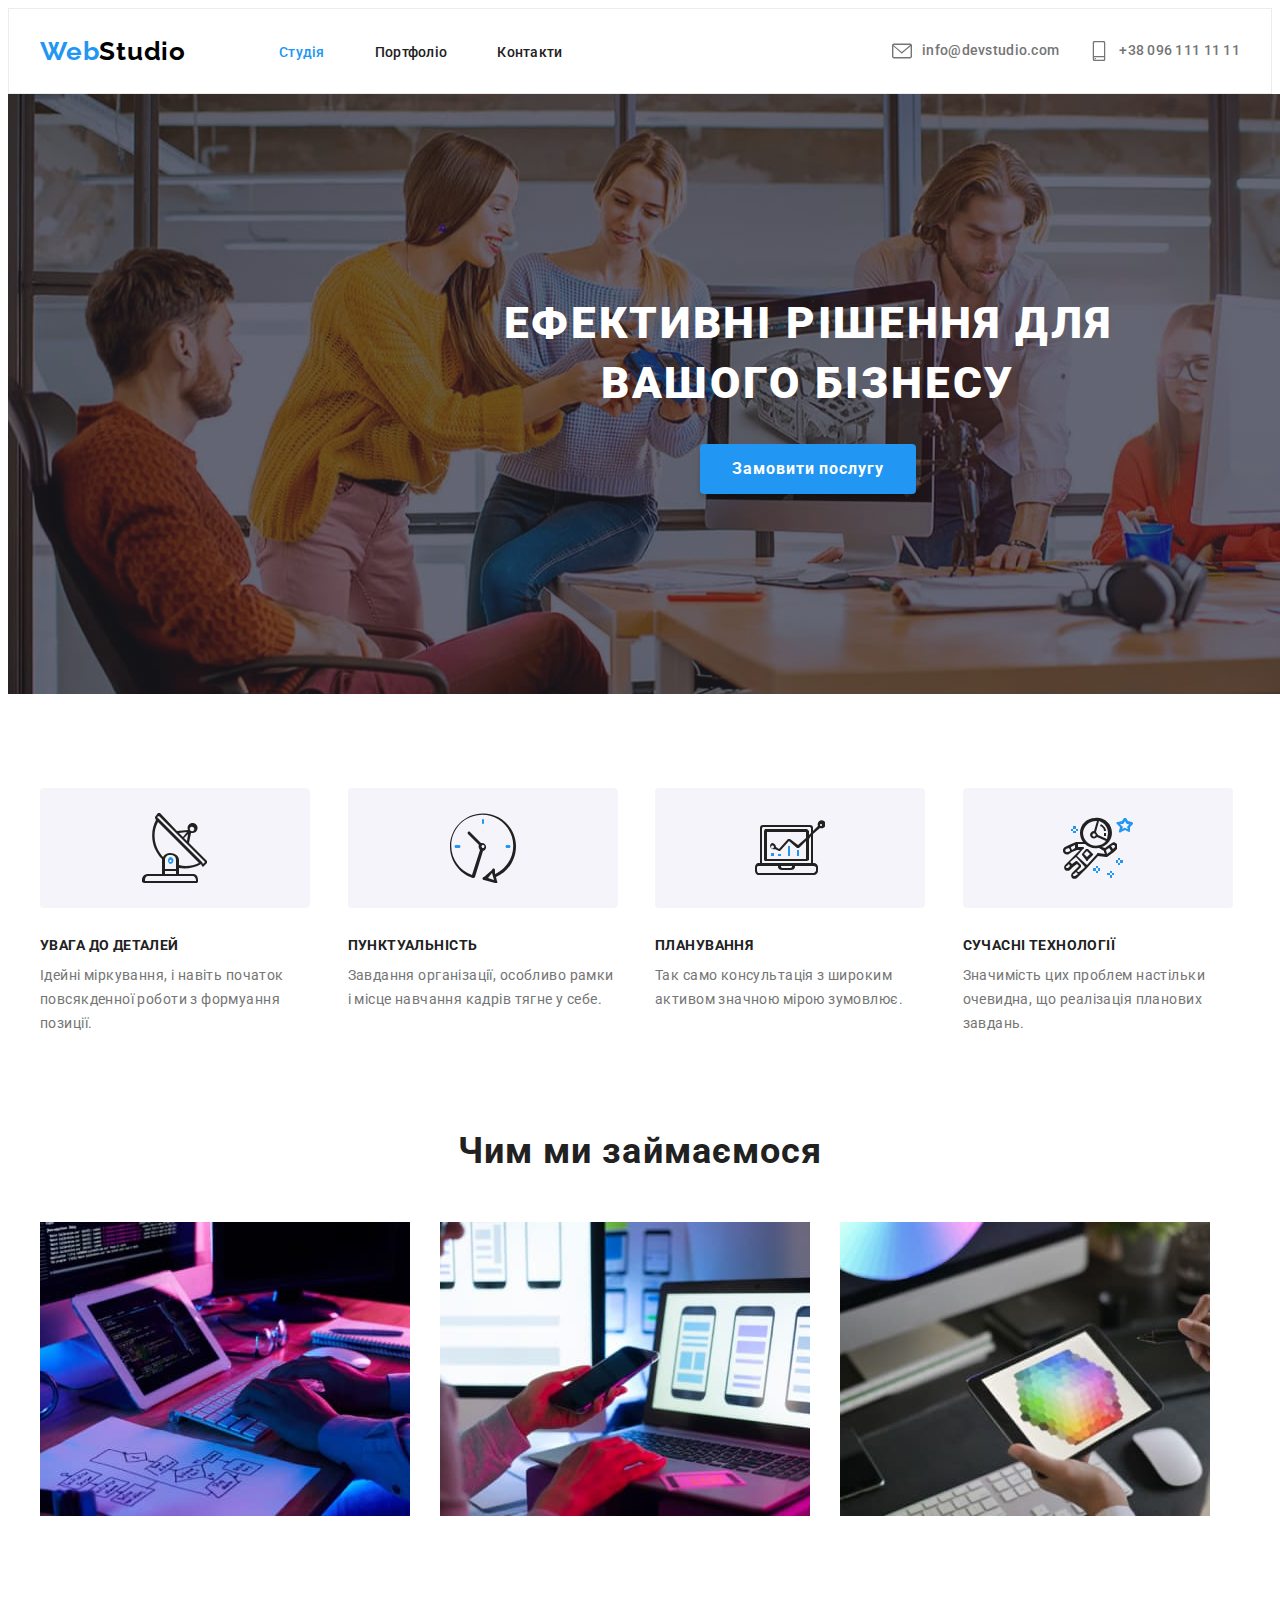
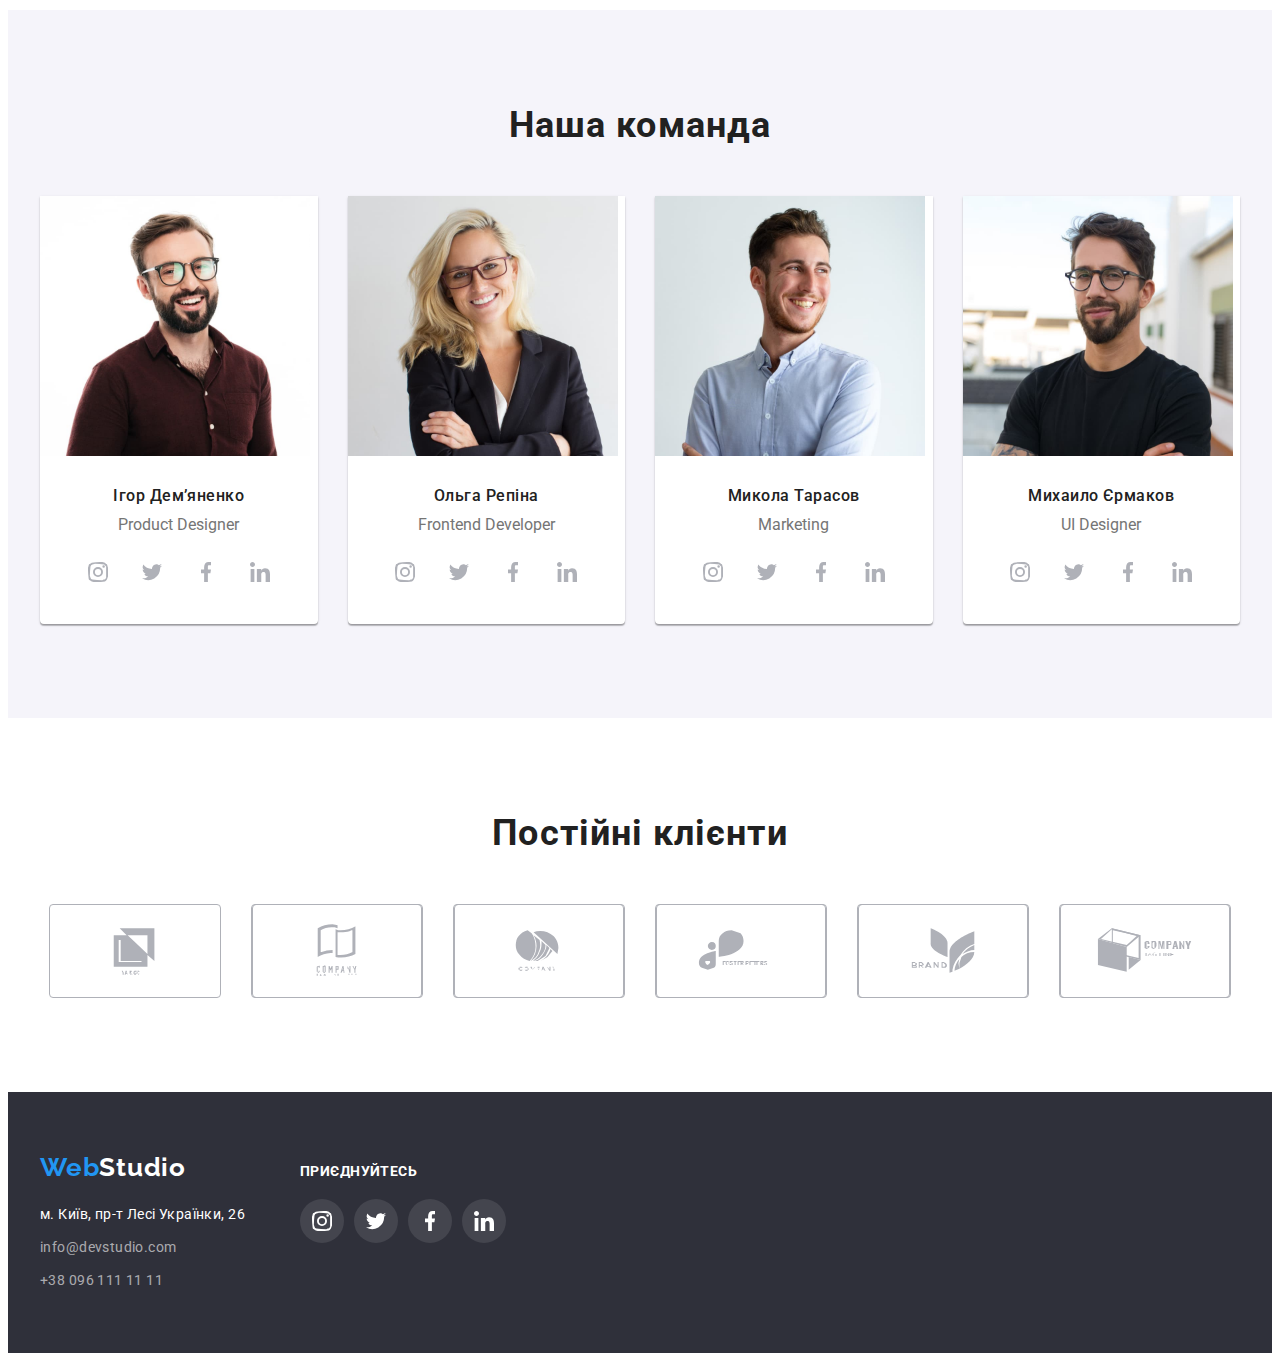
<file: index.html>
<!DOCTYPE html>
<html lang="uk">
  <head>
    <meta charset="UTF-8" />
    <meta http-equiv="X-UA-Compatible" content="IE=edge" />
    <meta name="viewport" content="width=device-width, initial-scale=1.0" />
    <title>Webstudio</title>

    <link
      rel="stylesheet"
      href="https://cdnjs.cloudflare.com/ajax/libs/modern-normalize/1.1.0/modern-normalize.min.css"
      integrity="sha512-wpPYUAdjBVSE4KJnH1VR1HeZfpl1ub8YT/NKx4PuQ5NmX2tKuGu6U/JRp5y+Y8XG2tV+wKQpNHVUX03MfMFn9Q=="
      crossorigin="anonymous"
      referrerpolicy="no-referrer"
    />
    <link rel="preconnect" href="https://fonts.googleapis.com" />
    <link rel="preconnect" href="https://fonts.gstatic.com" crossorigin />
    <link
      href="https://fonts.googleapis.com/css2?family=Raleway:wght@700&family=Roboto:wght@400;500;700;900&display=swap"
      rel="stylesheet"
    />
    <link rel="stylesheet" href="./css/styles.css" />
  </head>
  <body>
    <header class="header">
      <div class="container header-nav">
        <a class="logo-link link" href="./index.html" lang="en">
          Web<span class="logo-header">Studio</span></a
        >
        <nav>
          <ul class="list header-list">
            <li class="item">
              <a href="./index.html" class="header-link link current">Студія</a>
            </li>
            <li class="item">
              <a href="./portfolio.html" class="header-link link">Портфоліо</a>
            </li>
            <li class="item">
              <a href="#" class="header-link link">Контакти</a>
            </li>
          </ul>
        </nav>

        <ul class="contacts-header-list list">
          <li class="item-icons-header">
            <a
              href="mailto:info@devstudio.com"
              class="contacts-mail-header link"
              ><svg class="contacts-icons" width="20" height="20">
                <use href="./images/symbol-defs.svg#icon-envelope"></use>
              </svg>
              info@devstudio.com</a
            >
          </li>
          <li class="item-icons-header">
            <a href="tel:+3809611111" class="contacts-tel-header link">
              <svg class="contacts-icons" width="20" height="20">
                <use href="./images/symbol-defs.svg#icon-smartphone"></use>
              </svg>
              +38 096 111 11 11</a
            >
          </li>
        </ul>
      </div>
    </header>
    <main>
      <section class="main-page">
        <div class="container">
          <h1 class="title">Ефективні рішення для вашого бізнесу</h1>
          <button class="button-main btn-text" type="button">
            Замовити послугу
          </button>
        </div>
      </section>

      <section class="skills">
        <div class="container">
          <h2 class="visually-hidden">Особливості</h2>
          <ul class="list-skills list">
            <li class="skills-item">
              <div class="skills-icons-div">
                <svg class="skills-icons" width="70" height="70">
                  <use href="./images/symbol-defs.svg#icon-antenna"></use>
                </svg>
              </div>
              <h3 class="main-title">Увага до деталей</h3>
              <p class="main-content">
                Ідейні міркування, і навіть початок повсякденної роботи з
                формуання позиції.
              </p>
            </li>

            <li class="skills-item">
              <div class="skills-icons-div">
                <svg class="skills-icons" width="70" height="70">
                  <use href="./images/symbol-defs.svg#icon-clock"></use>
                </svg>
              </div>
              <h3 class="main-title">Пунктуальність</h3>
              <p class="main-content">
                Завдання організації, особливо рамки і місце навчання кадрів
                тягне у себе.
              </p>
            </li>
            <li class="skills-item">
              <div class="skills-icons-div">
                <svg class="skills-icons" width="70" height="70">
                  <use href="./images/symbol-defs.svg#icon-diagram"></use>
                </svg>
              </div>
              <h3 class="main-title">Планування</h3>
              <p class="main-content">
                Так само консультація з широким активом значною мірою зумовлює.
              </p>
            </li>
            <li class="skills-item">
              <div class="skills-icons-div">
                <svg class="skills-icons" width="70" height="70">
                  <use href="./images/symbol-defs.svg#icon-astronaut"></use>
                </svg>
              </div>
              <h3 class="main-title">Сучасні технології</h3>
              <p class="main-content">
                Значимість цих проблем настільки очевидна, що реалізація
                планових завдань.
              </p>
            </li>
          </ul>
        </div>
      </section>
      <section class="srv">
        <div class="container-services container">
          <h2 class="services">Чим ми займаємося</h2>
          <ul class="list-services list">
            <li class="container-services-item">
              <img
                src="./images/Computer.jpg"
                alt="розробка програмного
                забезпечення"
                width="370"
              />
            </li>
            <li class="container-services-item">
              <img
                src="./images/phone.jpg"
                alt="тестування мобильних додатків"
                width="370"
              />
            </li>
            <li class="container-services-item">
              <img
                src="./images/tablet.jpg"
                alt="робота з палітрою кольорів"
                width="370"
              />
            </li>
          </ul>
        </div>
      </section>
      <section class="team-section">
        <div class="container container-team">
          <h2 class="team-title">Наша команда</h2>
          <ul class="list-team list">
            <li class="team-item">
              <img
                src="./images/fotoigor.jpg"
                alt="Product Designer"
                width="270"
              />
              <div class="team-cart">
                <h3 class="team">Ігор Демʼяненко</h3>
                <p class="team-list" lang="en">Product Designer</p>
                <ul class="social-icons-list list">
                  <li class="social-item">
                    <a href="" class="social-link"
                      ><svg class="social-icons" width="20" height="20">
                        <use
                          href="./images/symbol-defs.svg#icon-instagram"
                        ></use></svg
                    ></a>
                  </li>
                  <li class="social-item">
                    <a href="" class="social-link">
                      <svg class="social-icons" width="20" height="20">
                        <use
                          href="./images/symbol-defs.svg#icon-twitter"
                        ></use></svg
                    ></a>
                  </li>
                  <li class="social-item">
                    <a href="" class="social-link">
                      <svg class="social-icons" width="20" height="20">
                        <use
                          href="./images/symbol-defs.svg#icon-facebook"
                        ></use></svg
                    ></a>
                  </li>
                  <li class="social-item">
                    <a href=" " class="social-link"
                      ><svg class="social-icons" width="20" height="20">
                        <use
                          href="./images/symbol-defs.svg#icon-linkedin"
                        ></use></svg
                    ></a>
                  </li>
                </ul>
              </div>
            </li>

            <li class="team-item">
              <img
                src="./images/fotoolga.jpg"
                alt="Frontend Developer"
                width="270"
              />
              <div class="team-cart">
                <h3 class="team">Ольга Репіна</h3>
                <p class="team-list" lang="en">Frontend Developer</p>
                <ul class="social-icons-list list">
                  <li class="social-item">
                    <a href="" class="social-link"
                      ><svg class="social-icons" width="20" height="20">
                        <use
                          href="./images/symbol-defs.svg#icon-instagram"
                        ></use></svg
                    ></a>
                  </li>
                  <li class="social-item">
                    <a href="" class="social-link">
                      <svg class="social-icons" width="20" height="20">
                        <use
                          href="./images/symbol-defs.svg#icon-twitter"
                        ></use></svg
                    ></a>
                  </li>
                  <li class="social-item">
                    <a href="" class="social-link">
                      <svg class="social-icons" width="20" height="20">
                        <use
                          href="./images/symbol-defs.svg#icon-facebook"
                        ></use></svg
                    ></a>
                  </li>
                  <li class="social-item">
                    <a href=" " class="social-link"
                      ><svg class="social-icons" width="20" height="20">
                        <use
                          href="./images/symbol-defs.svg#icon-linkedin"
                        ></use></svg
                    ></a>
                  </li>
                </ul>
              </div>
            </li>

            <li class="team-item">
              <img src="./images/fotonikolay.jpg" alt="Marketing" width="270" />
              <div class="team-cart">
                <h3 class="team">Микола Тарасов</h3>
                <p class="team-list">Marketing</p>
                <ul class="social-icons-list list">
                  <li class="social-item">
                    <a href="" class="social-link"
                      ><svg class="social-icons" width="20" height="20">
                        <use
                          href="./images/symbol-defs.svg#icon-instagram"
                        ></use></svg
                    ></a>
                  </li>
                  <li class="social-item">
                    <a href="" class="social-link">
                      <svg class="social-icons" width="20" height="20">
                        <use
                          href="./images/symbol-defs.svg#icon-twitter"
                        ></use></svg
                    ></a>
                  </li>
                  <li class="social-item">
                    <a href="" class="social-link">
                      <svg class="social-icons" width="20" height="20">
                        <use
                          href="./images/symbol-defs.svg#icon-facebook"
                        ></use></svg
                    ></a>
                  </li>
                  <li class="social-item">
                    <a href=" " class="social-link"
                      ><svg class="social-icons" width="20" height="20">
                        <use
                          href="./images/symbol-defs.svg#icon-linkedin"
                        ></use></svg
                    ></a>
                  </li>
                </ul>
              </div>
            </li>
            <li class="team-item">
              <img
                src="./images/fotomichael.gpg"
                alt="UI Designer"
                width="270"
              />
              <div class="team-cart">
                <h3 class="team">Михаило Єрмаков</h3>
                <p class="team-list" lang="en">UI Designer</p>
                <ul class="social-icons-list list">
                  <li class="social-item">
                    <a href="" class="social-link"
                      ><svg class="social-icons" width="20" height="20">
                        <use
                          href="./images/symbol-defs.svg#icon-instagram"
                        ></use></svg
                    ></a>
                  </li>
                  <li class="social-item">
                    <a href="" class="social-link">
                      <svg class="social-icons" width="20" height="20">
                        <use
                          href="./images/symbol-defs.svg#icon-twitter"
                        ></use></svg
                    ></a>
                  </li>
                  <li class="social-item">
                    <a href="" class="social-link">
                      <svg class="social-icons" width="20" height="20">
                        <use
                          href="./images/symbol-defs.svg#icon-facebook"
                        ></use></svg
                    ></a>
                  </li>
                  <li class="social-item">
                    <a href=" " class="social-link"
                      ><svg class="social-icons" width="20" height="20">
                        <use
                          href="./images/symbol-defs.svg#icon-linkedin"
                        ></use></svg
                    ></a>
                  </li>
                </ul>
              </div>
            </li>
          </ul>
        </div>
      </section>
      <section class="clients-section">
        <h2 class="client-title">Постійні клієнти</h2>
        <ul class="clients-list list">
          <li class="clients-item">
            <a href="" class="clients-bgd-div">
              <svg class="clients-logo" width="106" height="60">
                <use href="./images/symbol-defs.svg#icon-Logo1"></use>
              </svg>
            </a>
          </li>
          <li class="clients-item">
            <div class="clients-bgd-div">
              <a href="" class="clients-bgd-div">
                <svg class="clients-logo" width="106" height="60">
                  <use href="./images/symbol-defs.svg#icon-Logo2"></use>
                </svg>
              </a>
            </div>
          </li>
          <li class="clients-item">
            <div class="clients-bgd-div">
              <a href="" class="clients-bgd-div">
                <svg class="clients-logo" width="106" height="60">
                  <use href="./images/symbol-defs.svg#icon-Logo3"></use>
                </svg>
              </a>
            </div>
          </li>
          <li class="clients-item">
            <div class="clients-bgd-div">
              <a href="" class="clients-bgd-div">
                <svg class="clients-logo" width="106" height="60">
                  <use href="./images/symbol-defs.svg#icon-Logo4"></use>
                </svg>
              </a>
            </div>
          </li>
          <li class="clients-item">
            <div class="clients-bgd-div">
              <a href="" class="clients-bgd-div">
                <svg class="clients-logo" width="106" height="60">
                  <use href="./images/symbol-defs.svg#icon-Logo5"></use>
                </svg>
              </a>
            </div>
          </li>
          <li class="clients-item">
            <div class="clients-bgd-div">
              <a href="" class="clients-bgd-div">
                <svg class="clients-logo" width="106" height="60">
                  <use href="./images/symbol-defs.svg#icon-Logo6"></use>
                </svg>
              </a>
            </div>
          </li>
        </ul>
      </section>
    </main>
    <footer>
      <div class="container-footer footer">
        <div>
          <a href="./index.html" class="logo-link-footer link" lang="en">
            Web<span class="logo-footer">Studio</span></a
          >
          <address class="address">
            <ul class="list">
              <li class="contacts-item-footer-adress">
                <a
                  class="contacts-link-footer link"
                  href="http://surl.li/ckzrz"
                  target="_blank"
                  rel="noopener noreferrer nofollow"
                >
                  м. Київ, пр-т Лесі Українки, 26</a
                >
              </li>
              <li class="contacts-item-footer-mail">
                <a
                  href="mailto:info@devstudio.com"
                  class="contacts-mail-footer link"
                  >info@devstudio.com</a
                >
              </li>
              <li class="contacts-item-footer">
                <a href="tel:+3809611111" class="contacts-tel-footer link"
                  >+38 096 111 11 11</a
                >
              </li>
            </ul>
          </address>
        </div>
        <div class="footer-social-links">
          <p class="footer-text">Приєднуйтесь</p>
          <ul class="social-icons-list list">
            <li class="social-item">
              <a href="" class="social-link-footer"
                ><svg class="social-icons" width="20" height="20">
                  <use
                    href="./images/symbol-defs.svg#icon-instagram"
                  ></use></svg
              ></a>
            </li>
            <li class="social-item">
              <a href="" class="social-link-footer">
                <svg class="social-icons" width="20" height="20">
                  <use href="./images/symbol-defs.svg#icon-twitter"></use></svg
              ></a>
            </li>
            <li class="social-item">
              <a href="" class="social-link-footer">
                <svg class="social-icons" width="20" height="20">
                  <use href="./images/symbol-defs.svg#icon-facebook"></use></svg
              ></a>
            </li>
            <li class="social-item">
              <a href=" " class="social-link-footer"
                ><svg class="social-icons" width="20" height="20">
                  <use href="./images/symbol-defs.svg#icon-linkedin"></use></svg
              ></a>
            </li>
          </ul>
        </div>
      </div>
    </footer>
  </body>
</html>
</file>
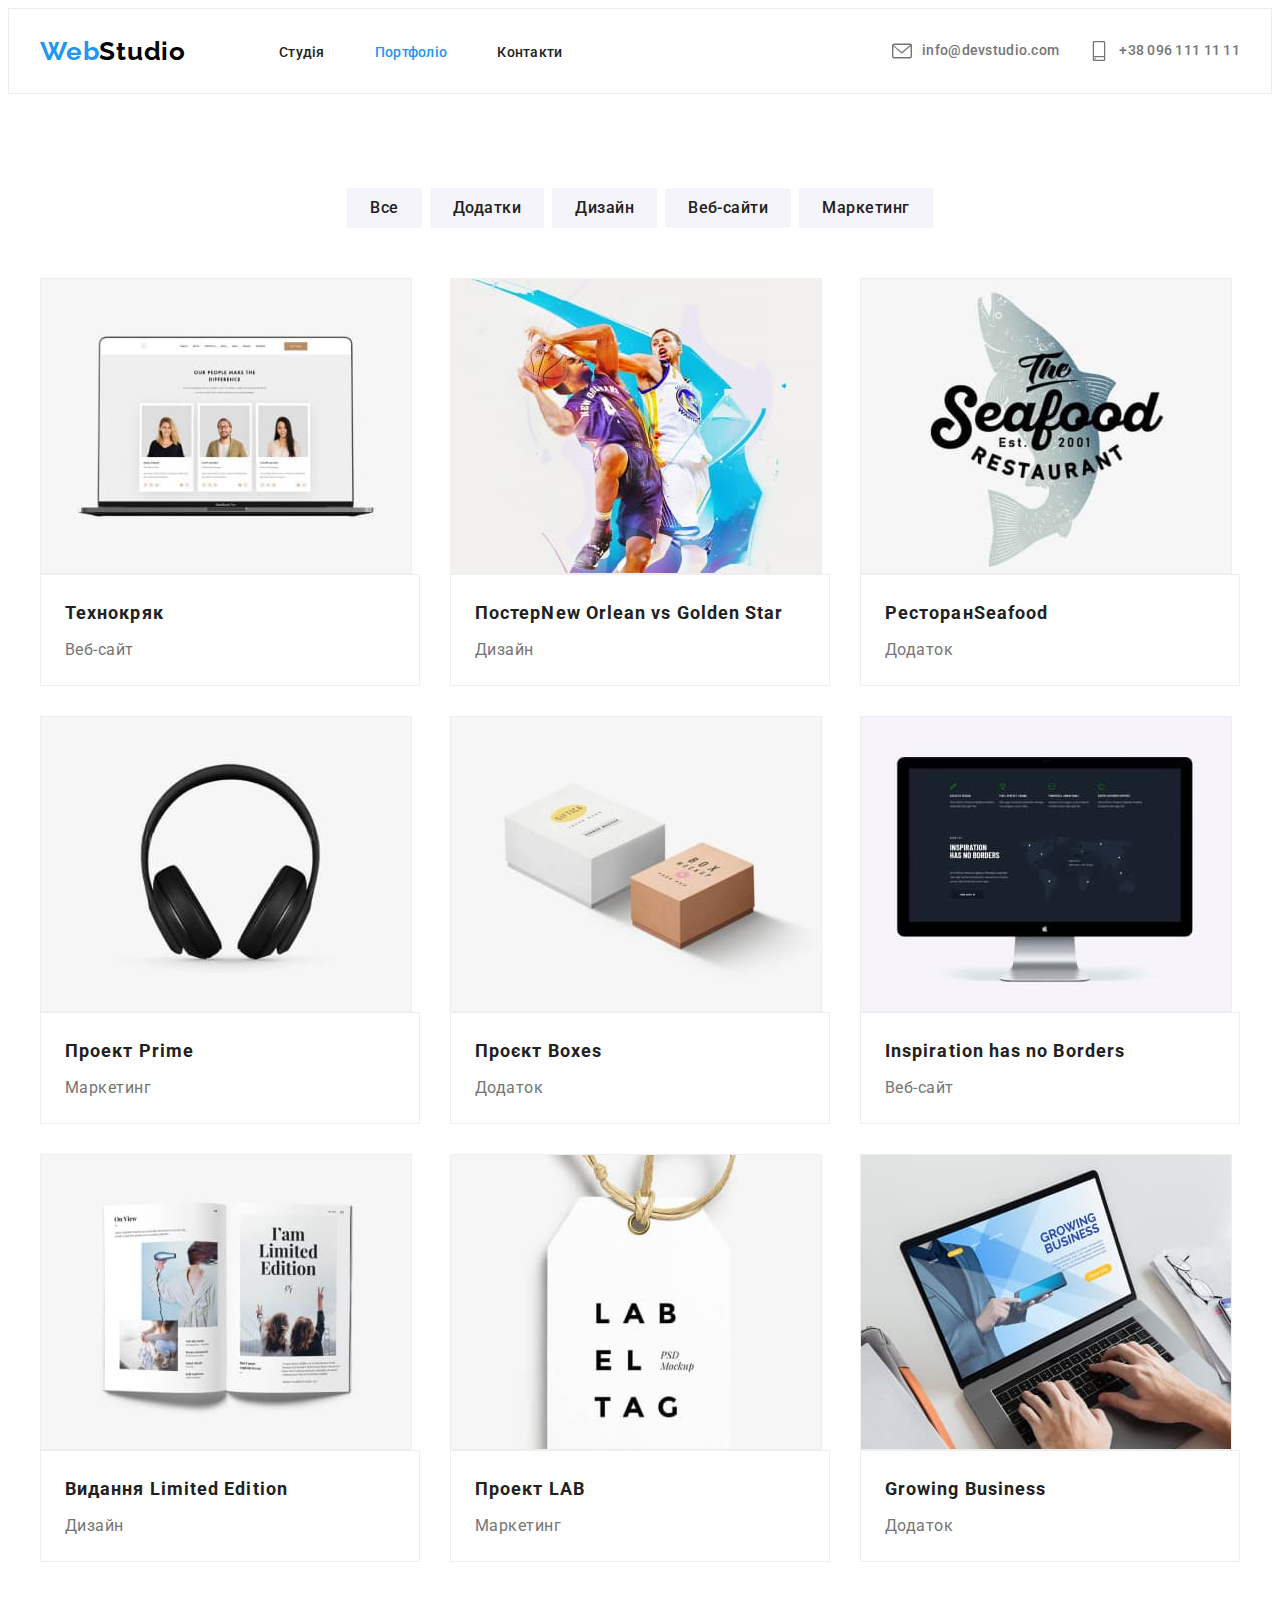
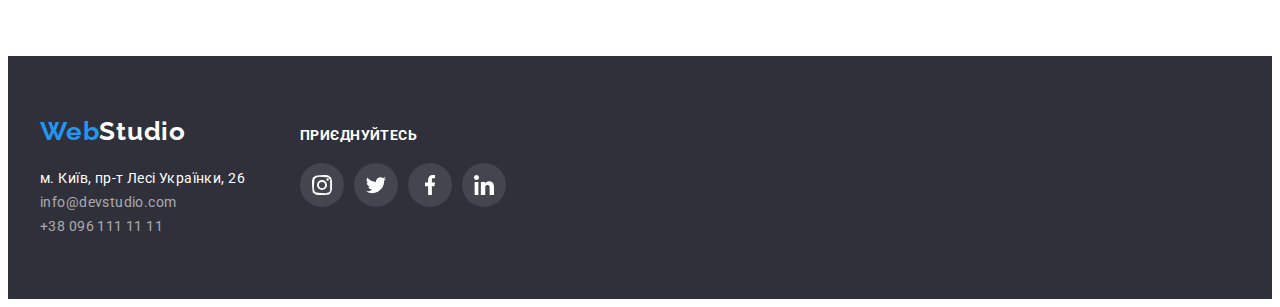
<file: portfolio.html>
<!DOCTYPE html>
<html lang="uk">
  <head>
    <meta charset="UTF-8" />
    <meta http-equiv="X-UA-Compatible" content="IE=edge" />
    <meta name="viewport" content="width=device-width, initial-scale=1.0" />
    <title>Portfolio</title>
    <link
      rel="stylesheet"
      href="https://cdnjs.cloudflare.com/ajax/libs/modern-normalize/1.1.0/modern-normalize.min.css"
      integrity="sha512-wpPYUAdjBVSE4KJnH1VR1HeZfpl1ub8YT/NKx4PuQ5NmX2tKuGu6U/JRp5y+Y8XG2tV+wKQpNHVUX03MfMFn9Q=="
      crossorigin="anonymous"
      referrerpolicy="no-referrer"
    />

    <link rel="preconnect" href="https://fonts.googleapis.com" />
    <link rel="preconnect" href="https://fonts.gstatic.com" crossorigin />
    <link
      href="https://fonts.googleapis.com/css2?family=Raleway:wght@700&family=Roboto:wght@400;500;700;900&display=swap"
      rel="stylesheet"
    />

    <link rel="stylesheet" href="./css/styles.css" />
  </head>
  <body>
    <header class="header">
      <div class="container header-nav">
        <a class="logo-link link" href="./index.html" lang="en">
          Web<span class="logo-header">Studio</span></a
        >
        <nav>
          <ul class="list header-list">
            <li class="item">
              <a href="./index.html" class="header-link link">Студія</a>
            </li>
            <li class="item">
              <a href="./portfolio.html" class="header-link link current"
                >Портфоліо</a
              >
            </li>
            <li class="item">
              <a href="#" class="header-link link">Контакти</a>
            </li>
          </ul>
        </nav>

        <ul class="contacts-header-list list">
          <li class="item-icons-header">
            <a
              href="mailto:info@devstudio.com"
              class="contacts-mail-header link"
              ><svg class="contacts-icons" width="20" height="20">
                <use href="./images/symbol-defs.svg#icon-envelope"></use>
              </svg>
              info@devstudio.com</a
            >
          </li>
          <li class="item-icons-header">
            <a href="tel:+3809611111" class="contacts-tel-header link">
              <svg class="contacts-icons" width="20" height="20">
                <use href="./images/symbol-defs.svg#icon-smartphone"></use>
              </svg>
              +38 096 111 11 11</a
            >
          </li>
        </ul>
      </div>
    </header>
    <main>
      <section class="main-portfolio">
        <div class="container-portfolio container">
          <ul class="main-portfolio-list list">
            <li>
              <button class="button-nav-portfolio current" type="button">
                Все
              </button>
            </li>
            <li>
              <button class="button-nav-portfolio" type="button">
                Додатки
              </button>
            </li>
            <li>
              <button class="button-nav-portfolio" type="button">Дизайн</button>
            </li>
            <li>
              <button class="button-nav-portfolio" type="button">
                Веб-сайти
              </button>
            </li>
            <li>
              <button class="button-nav-portfolio" type="button">
                Маркетинг
              </button>
            </li>
          </ul>

          <h1 class="visually-hidden">Портфоліо</h1>
          <ul class="portfolio-gallery list">
            <li class="gallery-list">
              <a href="" class="gallery-link link"
                ><img
                  src="./images/website.jpg"
                  alt="Веб-сайт Технокряк"
                  width="370"
                  height="294"
                  class="cart-list"
                />
                <div class="gallery-cards">
                  <h2 class="works">Технокряк</h2>
                  <p class="descripchion">Веб-сайт</p>
                </div>
              </a>
            </li>

            <li class="gallery-list">
              <a href="" class="gallery-link link"
                ><img
                  src="./images/poster.jpg"
                  alt="Постер баскетбольної гри"
                  width="370"
                  height="294"
                  class="cart-list"
                />
                <div class="gallery-cards">
                  <h2 class="works">
                    Постер<span lang="en">New Orlean vs Golden Star</span>
                  </h2>
                  <p class="descripchion">Дизайн</p>
                </div>
              </a>
            </li>
            <li class="gallery-list">
              <a href="" class="gallery-link link"
                ><img
                  src="./images/restaurant.jpg"
                  alt="Логотип ресторану Seafood"
                  width="370"
                  height="294"
                  class="cart-list"
                />
                <div class="gallery-cards">
                  <h2 class="works">Ресторан<span lang="en">Seafood</span></h2>
                  <p class="descripchion">Додаток</p>
                </div>
              </a>
            </li>
            <li class="gallery-list">
              <a href="" class="gallery-link link"
                ><img
                  src="./images/projectprime.jpg"
                  alt="Маркетинговий проект"
                  width="370"
                  height="294"
                  class="cart-list"
                />
                <div class="gallery-cards">
                  <h2 class="works">Проeкт<span lang="en"> Prime</span></h2>
                  <p class="descripchion">Маркетинг</p>
                </div>
              </a>
            </li>
            <li class="gallery-list">
              <a href="" class="gallery-link link"
                ><img
                  src="./images/projectboxes.jpg"
                  alt="Мобільний додаток Boxes"
                  width="370"
                  height="294"
                  class="cart-list"
                />
                <div class="gallery-cards">
                  <h2 class="works">Проєкт <span lang="en">Boxes</span></h2>
                  <p class="descripchion">Додаток</p>
                </div>
              </a>
            </li>
            <li class="gallery-list">
              <a href="" class="gallery-link link"
                ><img
                  src="./images/websitenoborders.jpg"
                  alt="Веб-сайт Inspiration"
                  width="370"
                  height="294"
                  class="cart-list"
                />
                <div class="gallery-cards">
                  <h2 class="works" lang="en">Inspiration has no Borders</h2>
                  <p class="descripchion">Веб-сайт</p>
                </div>
              </a>
            </li>
            <li class="gallery-list">
              <a href="" class="gallery-link link"
                ><img
                  src="./images/magazine.jpg"
                  alt="Видання Limited Edition"
                  width="370"
                  height="294"
                  class="cart-list"
                />
                <div class="gallery-cards">
                  <h2 class="works">
                    Видання<span lang="en"> Limited Edition</span>
                  </h2>
                  <p class="descripchion">Дизайн</p>
                </div>
              </a>
            </li>
            <li class="gallery-list">
              <a href="" class="gallery-link link"
                ><img
                  src="./images/projectlab.jpg"
                  alt="Ярлик LAB"
                  width="370"
                  height="294"
                  class="cart-list"
                />
                <div class="gallery-cards">
                  <h2 class="works">Проект<span lang="en"> LAB</span></h2>
                  <p class="descripchion">Маркетинг</p>
                </div>
              </a>
            </li>
            <li class="gallery-list">
              <a href="" class="gallery-link link"
                ><img
                  src="./images/application.jpg"
                  alt="Мобільний застосунок"
                  width="370"
                  height="294"
                  class="cart-list"
                />
                <div class="gallery-cards">
                  <h2 class="works" lang="en">Growing Business</h2>
                  <p class="descripchion">Додаток</p>
                </div>
              </a>
            </li>
          </ul>
        </div>
      </section>
    </main>
    <footer>
      <div class="container-footer footer">
        <div>
          <a href="./index.html" class="logo-link-footer link" lang="en">
            Web<span class="logo-footer">Studio</span></a
          >
          <address class="address">
            <a
              class="contacts-link-footer link"
              href="http://surl.li/ckzrz"
              target="_blank"
              rel="noopener noreferrer nofollow"
            >
              м. Київ, пр-т Лесі Українки, 26</a
            >
            <ul class="list">
              <li>
                <a
                  href="mailto:info@devstudio.com"
                  class="contacts-mail-footer link"
                  >info@devstudio.com</a
                >
              </li>
              <li>
                <a href="tel:+3809611111" class="contacts-tel-footer link"
                  >+38 096 111 11 11</a
                >
              </li>
            </ul>
          </address>
        </div>
        <div class="footer-social-links">
          <p class="footer-text">Приєднуйтесь</p>
          <ul class="social-icons-list list">
            <li class="social-item">
              <a href="" class="social-link-footer"
                ><svg class="social-icons" width="20" height="20">
                  <use
                    href="./images/symbol-defs.svg#icon-instagram"
                  ></use></svg
              ></a>
            </li>
            <li class="social-item">
              <a href="" class="social-link-footer">
                <svg class="social-icons" width="20" height="20">
                  <use href="./images/symbol-defs.svg#icon-twitter"></use></svg
              ></a>
            </li>
            <li class="social-item">
              <a href="" class="social-link-footer">
                <svg class="social-icons" width="20" height="20">
                  <use href="./images/symbol-defs.svg#icon-facebook"></use></svg
              ></a>
            </li>
            <li class="social-item">
              <a href=" " class="social-link-footer"
                ><svg class="social-icons" width="20" height="20">
                  <use href="./images/symbol-defs.svg#icon-linkedin"></use></svg
              ></a>
            </li>
          </ul>
        </div>
      </div>
    </footer>
  </body>
</html>
</file>
<file: css/styles.css>
:root {
  --bacground-header: #ffffff;
  ---text-color: #212121;
  --color-logo: #2196f3;
  --color-logo-header: #000000;
  --color-contacts: #757575;
  --background-color-main: #2f303a;
  ---color-title: #ffffff;
  --color-bgd-btn: #2196f3;
  --color-btn-text: #ffffff;
  ---color-text-main: #757575;
  ---color-skills-bgd: #ffffff;
  ---color-team-section-bgd: rgba(245, 244, 250, 1);
  ---color-logo-footer: #ffffff;
  ---color-portfolio-bgd: #f5f5f5;
  ---color-portfolio-btn: #f5f4fa;
  ---color--portfolio-text-btn: #212121;
  ---color-cart-portfolio: #ffffff;
  ---color-current: #2196f3;
}
body {
  font-family: "Roboto", sans-serif;
}

.container {
  width: 1200px;
  padding-left: 15px;
  padding-right: 15px;
  /*вирівнює по центру*/
  margin: 0 auto;
}

img {
  display: block;
  max-width: 100%;
  height: auto;
}

/* header */
.header {
  background: var(--bacground-header);
  border: 1px solid #ececec;
}
.header-nav {
  display: flex;
}
.header-list .item:not(:last-child) {
  margin-right: 50px;
  display: block;
}
.contacts {
  display: flex;
  margin-left: auto;
}
.contacts .item + .item {
  margin-left: 50px;
}
.header-nav {
  display: flex;
  align-items: center;
}

.header-list {
  display: flex;
  margin-left: 93px;
}

.logo-link {
  font-family: "Raleway", sans-serif;
  font-weight: 700;
  font-size: 26px;
  line-height: 1.19;
  letter-spacing: 0.03em;
  color: var(--color-logo);
  padding-top: 24px;
  padding-bottom: 24px;
}

.logo-header {
  color: var(--color-logo-header);
}
.contacts-header-list {
  margin-left: auto;
  gap: 30px;
}

.header-link {
  font-weight: 500;
  font-size: 14px;
  line-height: 1.14;
  letter-spacing: 0.02em;
  color: var(---text-color);
  padding-top: 32px;
  padding-bottom: 32px;
}

.header-link:hover,
.header-link:focus {
  color: var(--color-logo);
}
.contacts-mail-header,
.contacts-tel-header {
  font-style: normal;
  font-weight: 500;
  font-size: 14px;
  line-height: 1.14;
  letter-spacing: 0.02em;
  color: var(--color-contacts);
  padding-top: 32px;
  padding-bottom: 32px;
  display: flex;
  align-items: center;
}
.contacts-mail-header:hover,
.contacts-tel-header:hover,
.contacts-mail-header:focus,
.contacts-tel-header:focus {
  color: var(--color-logo);
}
/* ------------- */

.contacts-icons {
  fill: currentColor;
  margin-right: 10px;
}

.item-icons-header {
  display: flex;
  align-items: center;
  margin-right: auto;
}

.contacts-header-list {
  display: flex;
}

/* main-page*/
.main-page {
  width: 1600px;
  background: #c4c4c4;
  background-image: linear-gradient(
      rgba(47, 48, 58, 0.4),
      rgba(47, 48, 58, 0.4)
    ),
    url("../images/Imgbacground.jpg");
  margin-right: auto;
  margin-left: auto;
  text-align: center;
  padding: 200px 0 200px 0;
}

.skills-icons-div {
  margin-bottom: 30px;
  background: #f5f4fa;
  border-radius: 4px;

  width: 270px;
  height: 120px;
}

.title {
  font-weight: 900;
  font-size: 44px;
  line-height: 1.36;
  letter-spacing: 0.06em;
  text-transform: uppercase;
  color: var(---color-title);
  max-width: 696px;
  margin-left: auto;
  margin-right: auto;
  text-align: center;
}
.button-main {
  background: var(--color-bgd-btn);
  box-shadow: 0px 4px 4px rgba(0, 0, 0, 0.15);
  border-radius: 4px;
  font-family: "Roboto", sans-serif;
  font-weight: 700;
  font-size: 16px;
  line-height: 1.88;
  display: flex;
  align-items: center;
  text-align: center;
  letter-spacing: 0.06em;
  color: var(--color-btn-text);
  margin-top: 30px;
  margin-left: auto;
  margin-right: auto;
  border: 0;
  padding: 10px 32px;
}

.main-title {
  font-weight: 700;
  font-size: 14px;
  line-height: 1.14;
  letter-spacing: 0.03em;
  color: var(---text-color);
  text-transform: uppercase;
  margin-bottom: 10px;
}
.main-content {
  font-weight: 400;
  font-size: 14px;
  line-height: 1.71;
  letter-spacing: 0.03em;
  color: var(---color-text-main);

  max-width: 270px;
}
.visually-hidden {
  position: absolute;
  white-space: nowrap;
  width: 1px;
  height: 1px;
  overflow: hidden;
  border: 0;
  padding: 0;
  clip: rect(0 0 0 0);
  clip-path: inset(50%);
  margin: -1px;
}
.skills {
  background: var(---color-skills-bgd);
  padding-top: 94px;
  padding-bottom: 94px;
}

.list-skills {
  display: flex;
  gap: 30px;
  justify-content: center;
}
.skills-icons-div {
  display: flex;
  justify-content: center;
  align-items: center;
}
.skills-item {
  width: calc((100% - 30px * 3) / 4);
  flex-wrap: wrap;
}
.flex-element:nth-child(4n) {
  margin-right: 0;
}

/* services*/
.services {
  font-weight: 700;
  font-size: 36px;
  line-height: 1.17;
  text-align: center;
  letter-spacing: 0.03em;
  color: var(---text-color);
  margin-bottom: 50px;
}
.srv {
  padding-bottom: 94px;
}

.list-services {
  display: flex;

  flex-wrap: wrap;
  flex-basis: calc((100% - 2 * 30px) / 3);
  gap: 30px;
}
.container-services-item {
  display: flex;
}

/* team-section*/
.team-section {
  background: var(---color-team-section-bgd);
  padding-top: 94px;
  padding-bottom: 94px;
}
.list-team {
  display: flex;
  gap: 30px;
  text-align: center;
}

.container-team {
  width: 1200px;
  margin-left: auto;
  margin-right: auto;
}

.team-title {
  font-weight: 700;
  font-size: 36px;
  line-height: 1.17;
  text-align: center;
  letter-spacing: 0.03em;
  color: var(---text-color);
  margin-bottom: 50px;
}
.team {
  font-weight: 500;
  font-size: 16px;
  line-height: 1.19;
  text-align: center;
  letter-spacing: 0.03em;
  color: var(---text-color);
  background: #ffffff;
  margin-bottom: 10px;
}
.team-list {
  color: #757575;
  margin-bottom: 16px;
}

.team-cart {
  padding-top: 30px;
  padding-bottom: 30px;
}

.team-item .list-team .team-list {
  font-weight: 400;
  font-size: 16px;
  line-height: 1.19;
  text-align: center;
  letter-spacing: 0.03em;
  color: var(---color-text-main);
}

.team-item {
  background: #ffffff;
  box-shadow: 0px 1px 3px rgba(0, 0, 0, 0.12), 0px 1px 1px rgba(0, 0, 0, 0.14),
    0px 2px 1px rgba(0, 0, 0, 0.2);
  border-radius: 0px 0px 4px 4px;
  flex-basis: calc((100% - 90px) / 4);
}

.list {
  list-style: none;
}
.link {
  text-decoration: none;
}
ul {
  margin: 0;
  padding-left: 0;
}
p,
h1,
h2,
h3,
h4,
h5 {
  margin: 0;
}

.social-link {
  width: 44px;
  height: 44px;
  border-radius: 50%;
  background: #ffff;
  display: flex;
  fill: #afb1b8;
  align-items: center;
  justify-content: center;
}
.social-icons-list {
  display: flex;
  justify-content: center;
  gap: 10px;
}

.social-link:hover,
.social-link:focus {
  background: #2196f3;
  fill: #ffffff;
}
/*----------------Clients------------------ */
.client-title {
  font-weight: 700;
  font-size: 36px;
  line-height: 1.17;
  text-align: center;
  letter-spacing: 0.03em;
  color: #212121;
  margin-bottom: 50px;
}
.clients-section {
  background: var(---color-skills-bgd);
  padding-top: 94px;
  padding-bottom: 94px;
}
.clients-logo {
  fill: #afb1b8;
}
.clients-bgd-div {
  width: 170px;
  height: 92px;
  border: 1px solid #afb1b8;
  border-radius: 4px;
  display: flex;
  align-items: center;
  justify-content: center;
}
.clients-bgd-div:hover,
.clients-bgd-div:focus {
  border: 1px solid #2196f3;
  border-radius: 4px;
}
.clients-logo:hover,
.clients-logo:focus {
  fill: #2196f3;
}
.clients-list {
  display: flex;
  gap: 30px;
  justify-content: center;
}
.clients-item {
  display: flex;
  justify-content: center;
  align-items: center;
}

.skills-icons {
  display: flex;
}
/* .clients-item {
} */

/* footer*/
footer {
  background: var(--background-color-main);
  padding-top: 60px;
  padding-bottom: 60px;
}
.logo-link {
  font-family: "Raleway", sans-serif;
  font-weight: 700;
  font-size: 26px;
  line-height: 1.19;
  letter-spacing: 0.03em;
  color: var(--color-logo);
}

.logo-header {
  color: var(--color-logo-header);
}
.logo-footer {
  color: var(---color-logo-footer);
}
.logo-link-footer {
  display: inline-block;
  font-family: "Raleway", sans-serif;
  font-weight: 700;
  font-size: 26px;
  line-height: 1.19;
  letter-spacing: 0.03em;
  color: var(--color-logo);
  margin-bottom: 20px;
}

.contacts-item-footer-mail,
.contacts-item-footer-adress {
  margin-bottom: 9px;
}

.contacts-mail-footer,
.contacts-tel-footer {
  font-size: 14px;
  line-height: 1.71;
  letter-spacing: 0.03em;
  color: rgba(255, 255, 255, 0.6);
}
/*--якщо прибрати стайл нормал текст стає курсивом*/
.address {
  font-style: normal;
}

.contacts-mail-footer:hover,
.contacts-tel-footer:hover,
.contacts-mail-footer:focus,
.contacts-tel-footer:focus,
.contacts-link-footer:hover,
.contacts-link-footer:focus {
  color: var(--color-logo);
}

.contacts-link-footer {
  font-size: 14px;
  line-height: 1.71;
  letter-spacing: 0.03em;
  color: var(---color-logo-footer);
}
.container-footer {
  width: 1200px;
  margin-left: auto;
  margin-right: auto;
  text-align: start;
  padding: 0 15px;
  display: flex;
  align-items: baseline;
}

.footer-text {
  font-family: "Roboto";
  font-style: normal;
  font-weight: 700;
  font-size: 14px;
  line-height: 16px;
  letter-spacing: 0.03em;
  text-transform: uppercase;
  color: #ffffff;
  margin-bottom: 20px;
}
.footer-social-links {
  justify-content: baseline;
  margin-left: 55px;
}
.social-link-footer {
  width: 44px;
  height: 44px;
  border-radius: 50%;
  background: rgba(255, 255, 255, 0.1);
  display: flex;
  fill: #ffff;
  align-items: center;
  justify-content: center;
}
.social-link-footer:hover,
.social-link-footer:focus {
  background: #2196f3;
}
/*portfolio*/
.main-portfolio {
  background: var(---color-cart-portfolio);
  padding-top: 94px;
  padding-bottom: 94px;
  display: flex;
  flex-wrap: wrap;
  gap: 30px;
}

.main-portfolio-list {
  display: flex;
  flex-wrap: wrap;
  gap: 8px;
  margin-bottom: 50px;
  margin-left: auto;
  margin-right: auto;
  justify-content: center;
}

.portfolio-gallery {
  display: flex;
  flex-wrap: wrap;
  gap: 30px;
}
.gallery-list:hover,
.gallery-list:focus {
  box-shadow: 0px 1px 1px rgba(0, 0, 0, 0.12), 0px 4px 4px rgba(0, 0, 0, 0.06),
    1px 4px 6px rgba(0, 0, 0, 0.16);
}

.gallery-list {
  flex-basis: calc((100% - 60px) / 3);
}
.gallery-cards {
  padding: 20px 24px;
  background: #ffffff;
  border: 1px solid #eeeeee;
}
.current {
  color: var(---color-current);
}
.button-nav-portfolio-all,
.button-nav-portfolio {
  background: var(---color-portfolio-btn);
  padding: 6px 22px;
  font-family: "Roboto", sans-serif;
  font-style: normal;
  font-weight: 500;
  font-size: 16px;
  line-height: 1.63;
  text-align: center;
  letter-spacing: 0.03em;
  color: var(---color--portfolio-text-btn);
  border: 1px solid transparent;
}

.button-nav-portfolio:hover,
.button-nav-portfolio:focus {
  background: var(--color-bgd-btn);
  box-shadow: 0px 3px 1px rgba(0, 0, 0, 0.1), 0px 1px 2px rgba(0, 0, 0, 0.08),
    0px 2px 2px rgba(0, 0, 0, 0.12);
  font-weight: 500;
  font-size: 16px;
  line-height: 1.63;
  text-align: center;
  letter-spacing: 0.03em;
  color: var(---color-title);
  border: 1px solid transparent;
  box-shadow: 0px 3px 1px rgba(0, 0, 0, 0.1), 0px 1px 2px rgba(0, 0, 0, 0.08),
    0px 2px 2px rgba(0, 0, 0, 0.12);
}

.works {
  font-weight: 700;
  font-size: 18px;
  line-height: 2;
  letter-spacing: 0.06em;
  color: var(---text-color);
  margin-bottom: 4px;
}
.descripchion {
  font-weight: 400;
  font-size: 16px;
  line-height: 1.88;
  letter-spacing: 0.03em;
  color: var(---color-text-main);
}
.cart-list {
  background: var(---color-cart-portfolio);
  border: 1px solid #eeeeee;
}
.gallery-link {
  display: block;
}
</file>
